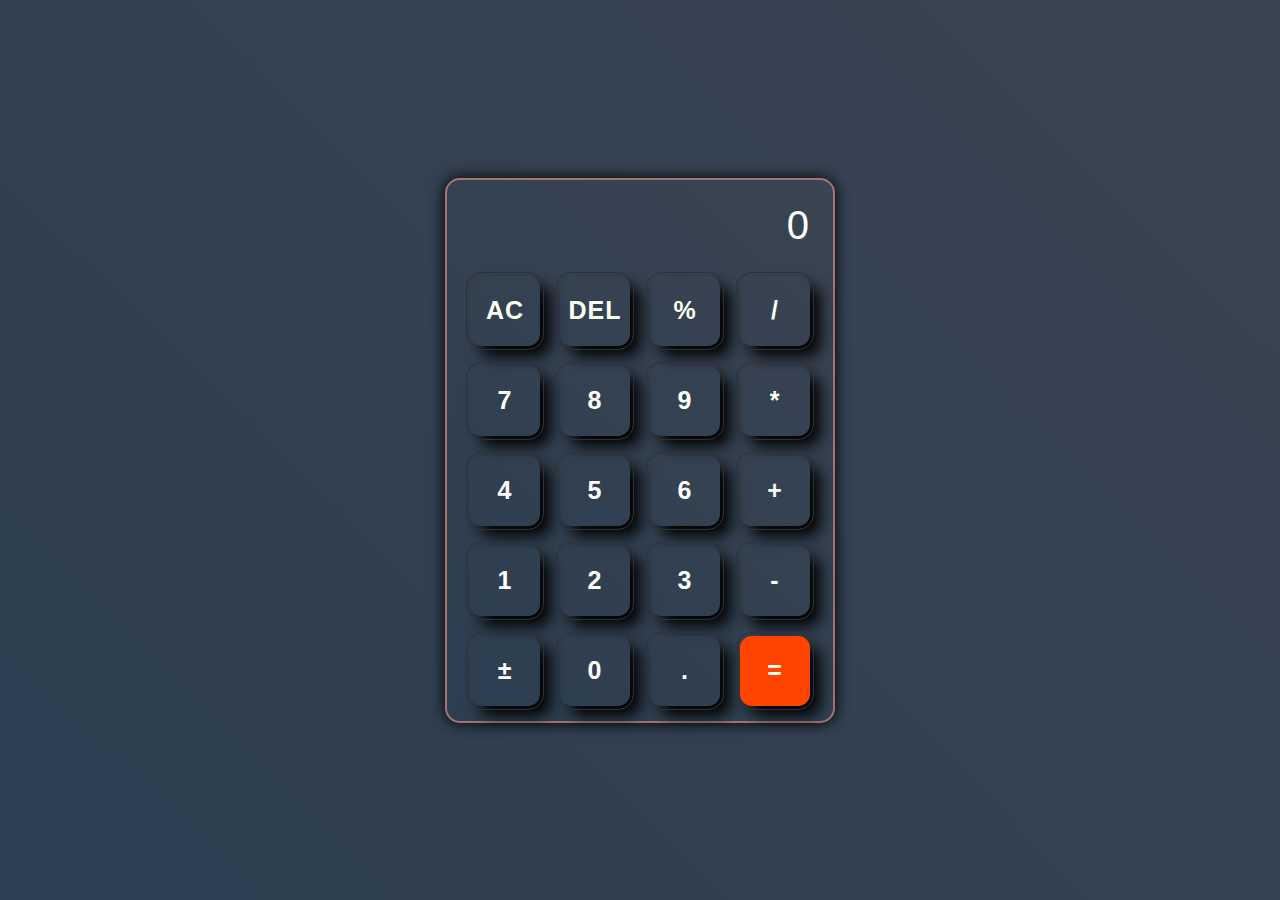
<file: index.html>
<!DOCTYPE html>
<html lang="en">
<head>
  <meta charset="UTF-8">
  <title>CalcMate</title>
<link rel="stylesheet" href="./css/style.css">
</head>
<body>
  <div class="calculator">
    <div class="display">
      <input type="text" id="inputBox" value="" placeholder="0" disabled>
    </div>

    <div class="row">
      <button type="button" class="opr">AC</button>
      <button type="button" class="opr">DEL</button>
      <button type="button" class="opr">%</button>
      <button type="button" class="opr">/</button>
    </div>

    <div class="row">
      <button type="button">7</button>
      <button type="button">8</button>
      <button type="button">9</button>
      <button type="button" class="opr">*</button>
    </div>

    <div class="row">
      <button type="button">4</button>
      <button type="button">5</button>
      <button type="button">6</button>
      <button type="button" class="opr">+</button>
    </div>

    <div class="row">
      <button type="button">1</button>
      <button type="button">2</button>
      <button type="button">3</button>
      <button type="button" class="opr">-</button>
    </div>

    <div class="row">
      <button type="button" id="plusminus">&#xB1;</button>
      <button type="button">0</button>
      <button type="button">.</button>
      <button type="button" id="eqBtn">=</button>
    </div>
  </div>

<script src="./script/script.js"></script>
 
</body>
</html>
</file>
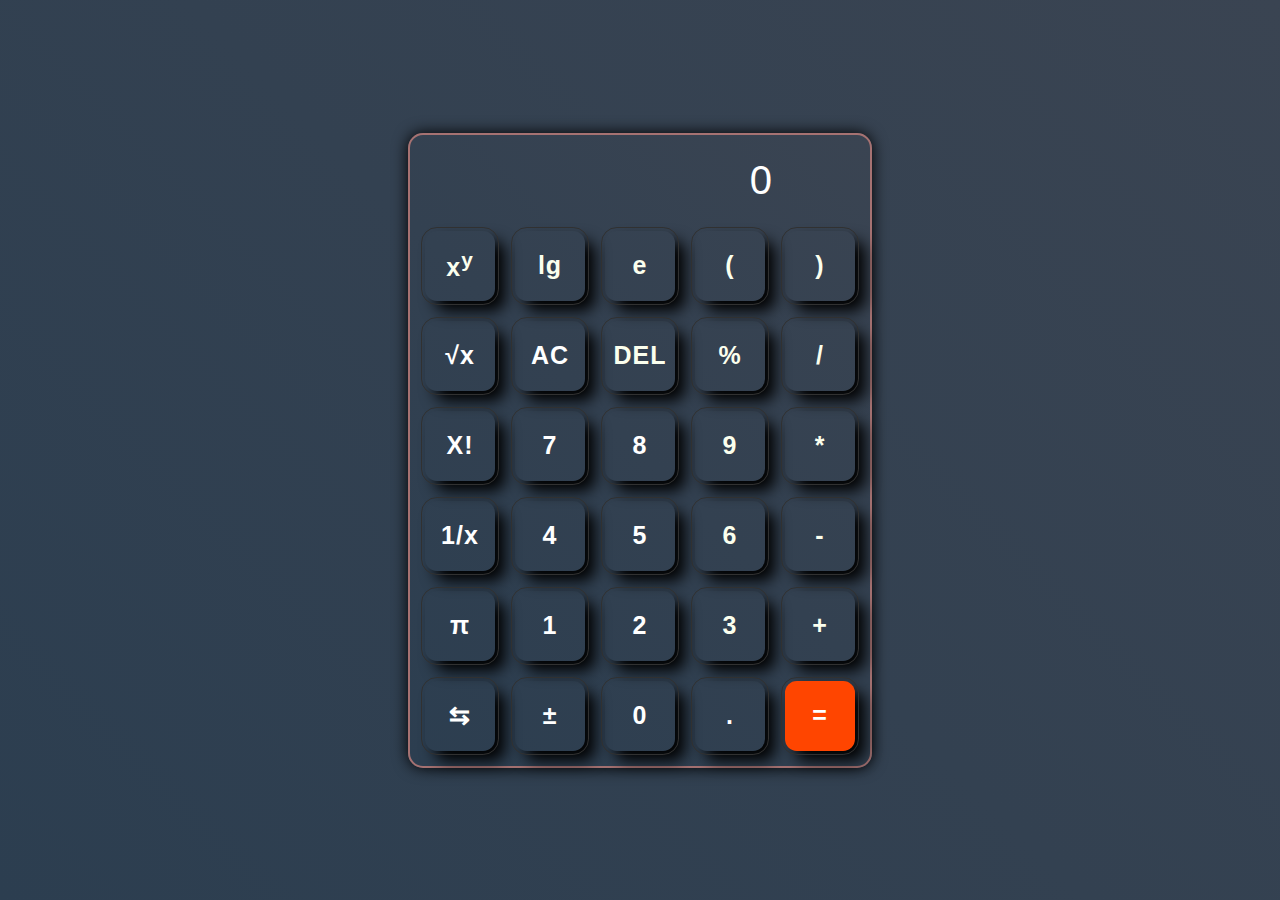
<file: mathematicalcal.html>
<!DOCTYPE html>
<html lang="en">
<head>
  <meta charset="UTF-8">
  <title>CalcMate</title>
<link rel="stylesheet" href="./css/style.css">
</head>
<body>
  <div class="calculator">
    <div class="display">
      <input type="text" id="inputBox" value="" placeholder="0" disabled>
    </div>

    <div class="row">
      <button type="button" class="opr">x<sup>y</sup></button>
      <button type="button" class="opr">lg</button>
      <button type="button" class="opr">e</button>
      <button type="button" class="opr">(</button>
      <button type="button" class="opr">)</button>
    </div>

    <div class="row">
      <button type="button">&radic;x</button>
      <button type="button">AC</button>
     <button type="button" class="opr">DEL</button>
      <button type="button" class="opr">%</button>
      <button type="button" class="opr">/</button>
    </div>

    <div class="row">
      <button type="button">X!</button>
      <button type="button">7</button>
      <button type="button">8</button>
      <button type="button" class="opr">9</button>
      <button type="button" class="opr">*</button>
    </div>

    <div class="row">
      <button type="button">1/x</button>
      <button type="button">4</button>
      <button type="button">5</button>
      <button type="button" class="opr">6</button>
      <button type="button" class="opr">-</button>
    </div>
    <div class="row">
      <button type="button">&pi;</button>
      <button type="button">1</button>
      <button type="button">2</button>
      <button type="button" class="opr">3</button>
      <button type="button" class="opr">+</button>
    </div>

    <div class="row">
      <a  class ="replacebtn"href="index.html">&#8646;</a>
       <button type="button" id="plusminus">&#xB1;</button>
      <button type="button">0</button>
       <button type="button">.</button>
      <button type="button" id="eqBtn">=</button>
    </div>
  </div>

<script src="./script/script.js"></script>
 
</body>
</html>
</file>
<file: css/style.css>
* {
      margin: 0;
      padding: 0;
      box-sizing: border-box;
      font-family: Arial, Helvetica, sans-serif;
      letter-spacing: 1px;
    }

    body {
      min-height: 100vh;
      max-width: 100%;
      display: flex;
      justify-content: center;
      align-items: center;
    background: linear-gradient(45deg, #2c3e50, #3a4452); 
    overflow: hidden;
    }

    .calculator {
      padding: 5px;
      box-shadow: 0 0 15px #000;
      border: 2px solid rgb(166, 114, 114);
      border-radius: 15px;
       background: linear-gradient(45deg, #2c3e50, #3a4452);
    }

 
    .display input {
      width: 360px;
      border: none;
      outline: none;
      margin: 8px;
      padding: 10px;
      background: transparent;
      color: #fff;
      font-size: 40px;
      text-align: right;
      cursor: default;
    }

    .display input::placeholder {
      color: #fff;
    }

    .row {
      display: flex;
      justify-content: center;
    }

    button {
      width: 70px;
      height: 70px;
      margin: 10px;
      background: transparent;
      color: #fff;
      font-size: 25px;
      font-weight: 600;
      border: none;
      border-radius: 17%;
      box-shadow: 10px 10px 15px #000;
      outline: 1px solid #313131;
      outline-offset: 3px;
      cursor: pointer;
      transition: transform 0.1s ease;
    }

    button:active {
      transform: translate(2px, 2px);
    }

    button.opr {
      color: #fbffee;
    }

    #eqBtn {
      background: orangered;
      font-weight: 900;
    }
    .replacebtn{
       width: 70px;
      height: 70px;
      margin: 10px;
      background: transparent;
      color: #fff;
      font-size: 25px;
      font-weight: 600;
      border: none;
      border-radius: 17%;
      box-shadow: 10px 10px 15px #000;
      outline: 1px solid #313131;
      outline-offset: 3px;
      cursor: pointer;
      text-decoration: none;
      align-items: center;
      justify-content: center;
      display: flex;
      transition: transform 0.1s ease;
   
    }
</file>
